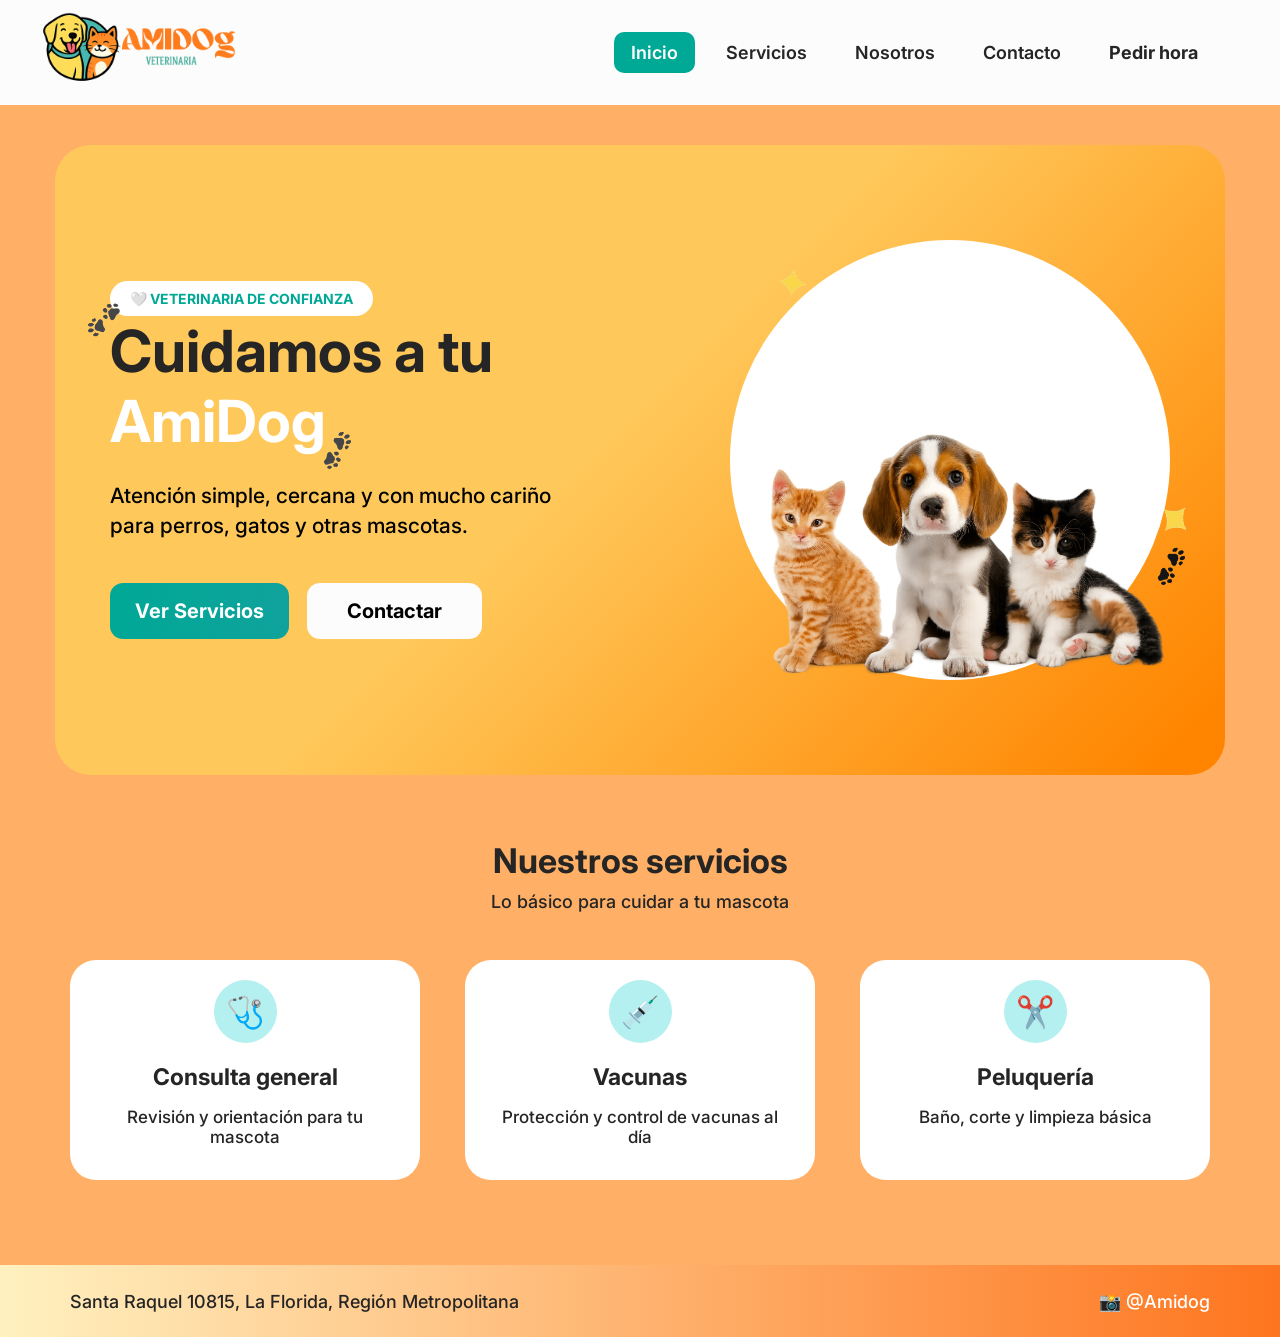
<file: index.html>
<!DOCTYPE html>
<html lang="es">
<head>
    <meta charset="UTF-8">
    <meta name="viewport" content="width=device-width, initial-scale=1.0">
    <title>Veterinaria AmiDog</title>
    <link rel="stylesheet" href="styles/main.css">
</head>
<body>

    <header class="navbar">
        <div class="logo">
            <img src="assets/img/LogoAmidog.png" alt="logo Amidog Veterinaria" class="logo-amidog">
        </div>
        <nav>
            <ul class="links-nav">
                <li><a href="#inicio" class="active">Inicio</a></li>
                <li><a href="#servicios">Servicios</a></li>
                <li><a href="pages/nosotros.html">Nosotros</a></li>
                <li><a href="#contacto">Contacto</a></li>
                <li><a href="#contacto" class="btn-pedir-hora">Pedir hora</a></li>
            </ul>
        </nav>
    </header>

    <main>
        <section class="seccion-principal" id="inicio">
            <div class="caja-naranja">

                <div class="info-banner">
                    <span class="etiqueta-veterinaria">🤍 VETERINARIA DE CONFIANZA</span>
                    <h1>
                        <img src="assets/img/patitas.png" alt="Patitas" class="patita-izq">
                        Cuidamos a tu <br>
                        <span class="highlight">AmiDog</span>
                        <img src="assets/img/patitas.png" alt="Patitas" class="patita-der">
                    </h1>
                    <p>Atención simple, cercana y con mucho cariño para perros, gatos y otras mascotas.</p>

                    <div class="botones-banner">
                        <a href="#servicios" class="btn btn-primary">Ver Servicios</a>
                        <a href="#contacto" class="btn btn-secondary">Contactar</a>
                    </div>
                </div>

                <div class="contenedor-mascotas-circulo">
                    <div class="circulo-blanco-fondo"></div>
                    <img src="assets/img/estrella.png" alt="Estrella" class="deco-img-estrella deco-img-estrella--arriba">
                    <img src="assets/img/estrella.png" alt="Estrella" class="deco-img-estrella deco-img-estrella--abajo">
                    <img src="assets/img/patitas.png" alt="Patitas Decorativas" class="deco-img-patitas">
                    <img src="assets/img/AnimalesPrincipales.png" alt="Mascotas Amidog" class="img-perro-gato">
                </div>

            </div>
        </section>

        <section class="seccion-servicios" id="servicios">
            <div class="contenedor-titulos">
                <h2>Nuestros servicios</h2>
                <p class="subtitulo">Lo básico para cuidar a tu mascota</p>
            </div>

            <div class="bloque-tarjetas">
                <article class="tarjeta-servicio">
                    <div class="icono-servicio">🩺</div>
                    <h3>Consulta general</h3>
                    <p>Revisión y orientación para tu mascota</p>
                </article>

                <article class="tarjeta-servicio">
                    <div class="icono-servicio">💉</div>
                    <h3>Vacunas</h3>
                    <p>Protección y control de vacunas al día</p>
                </article>

                <article class="tarjeta-servicio">
                    <div class="icono-servicio">✂️</div>
                    <h3>Peluquería</h3>
                    <p>Baño, corte y limpieza básica</p>
                </article>
            </div>
        </section>
    </main>

    <footer class="footer" id="contacto">
        <p class="direccion">Santa Raquel 10815, La Florida, Región Metropolitana</p>
        <div class="redes-sociales">
            <span>📸 @Amidog</span>
        </div>
    </footer>

</body>
</html>
</file>
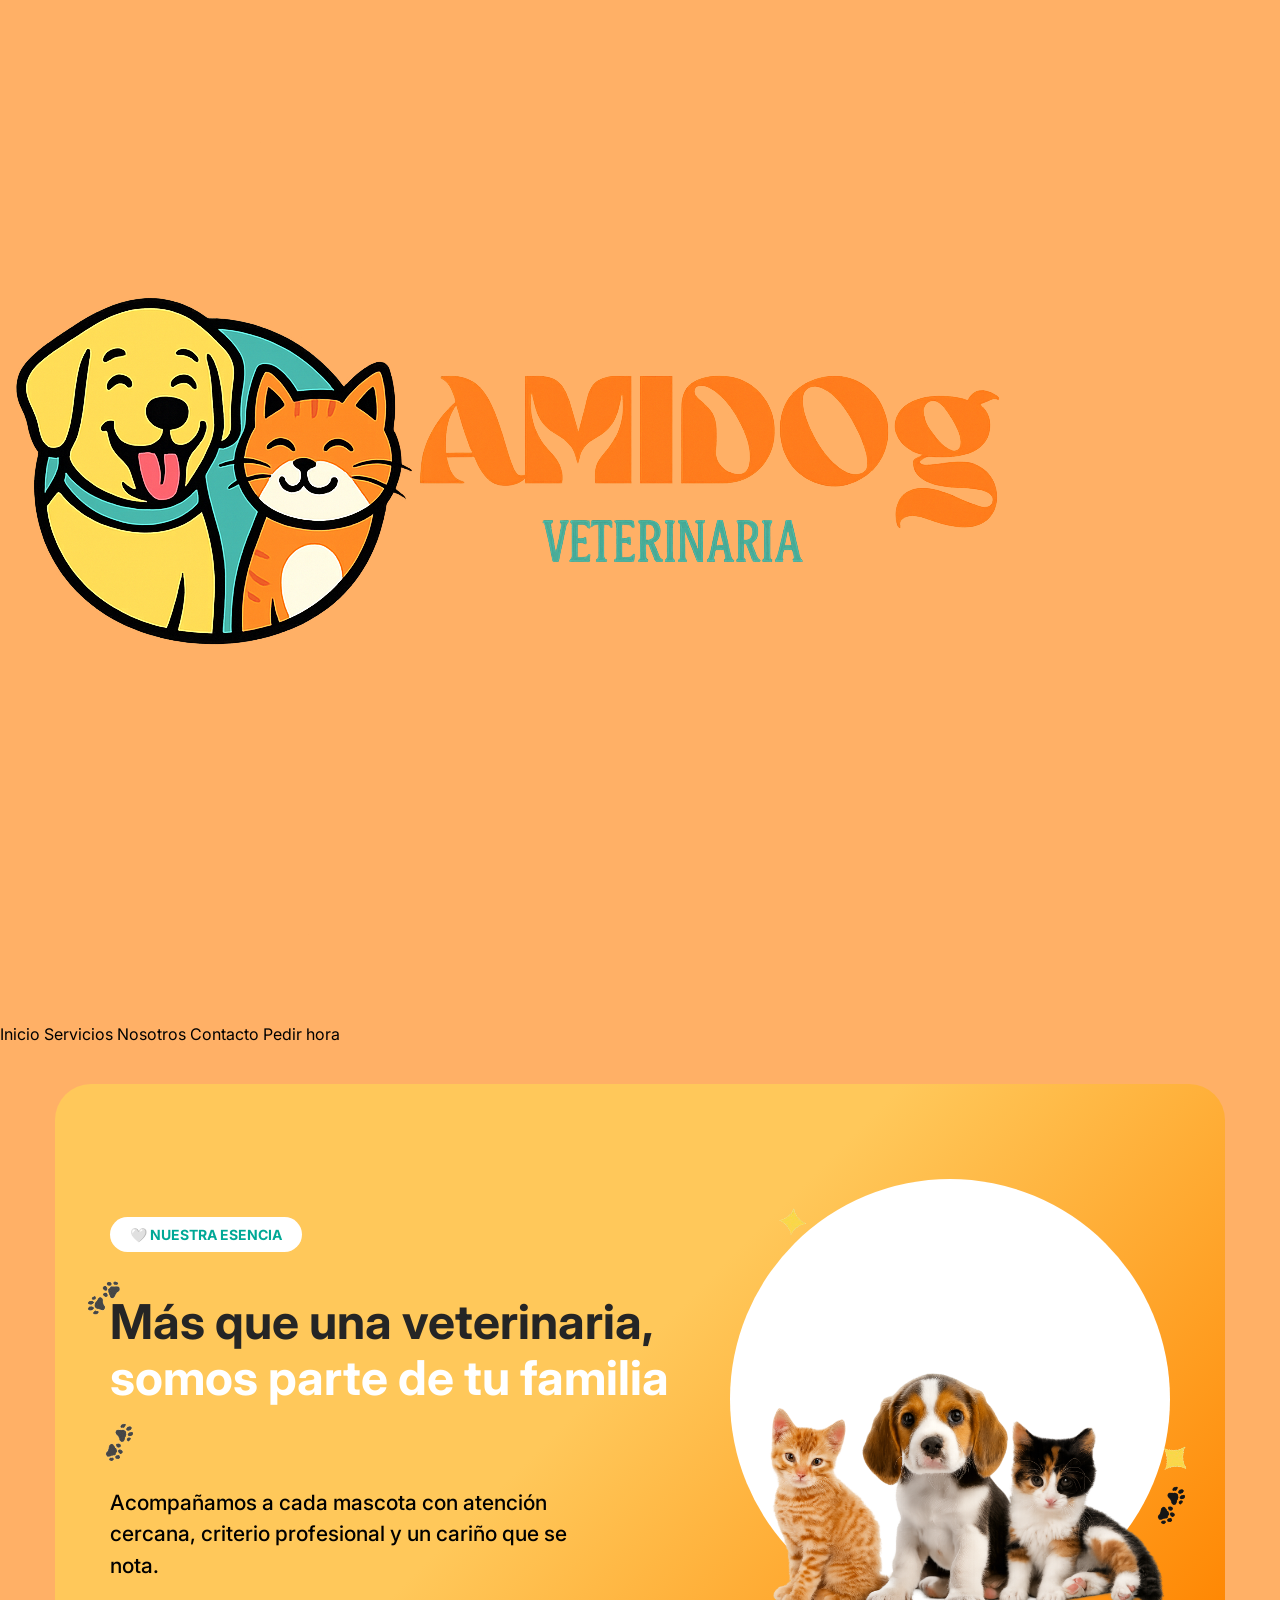
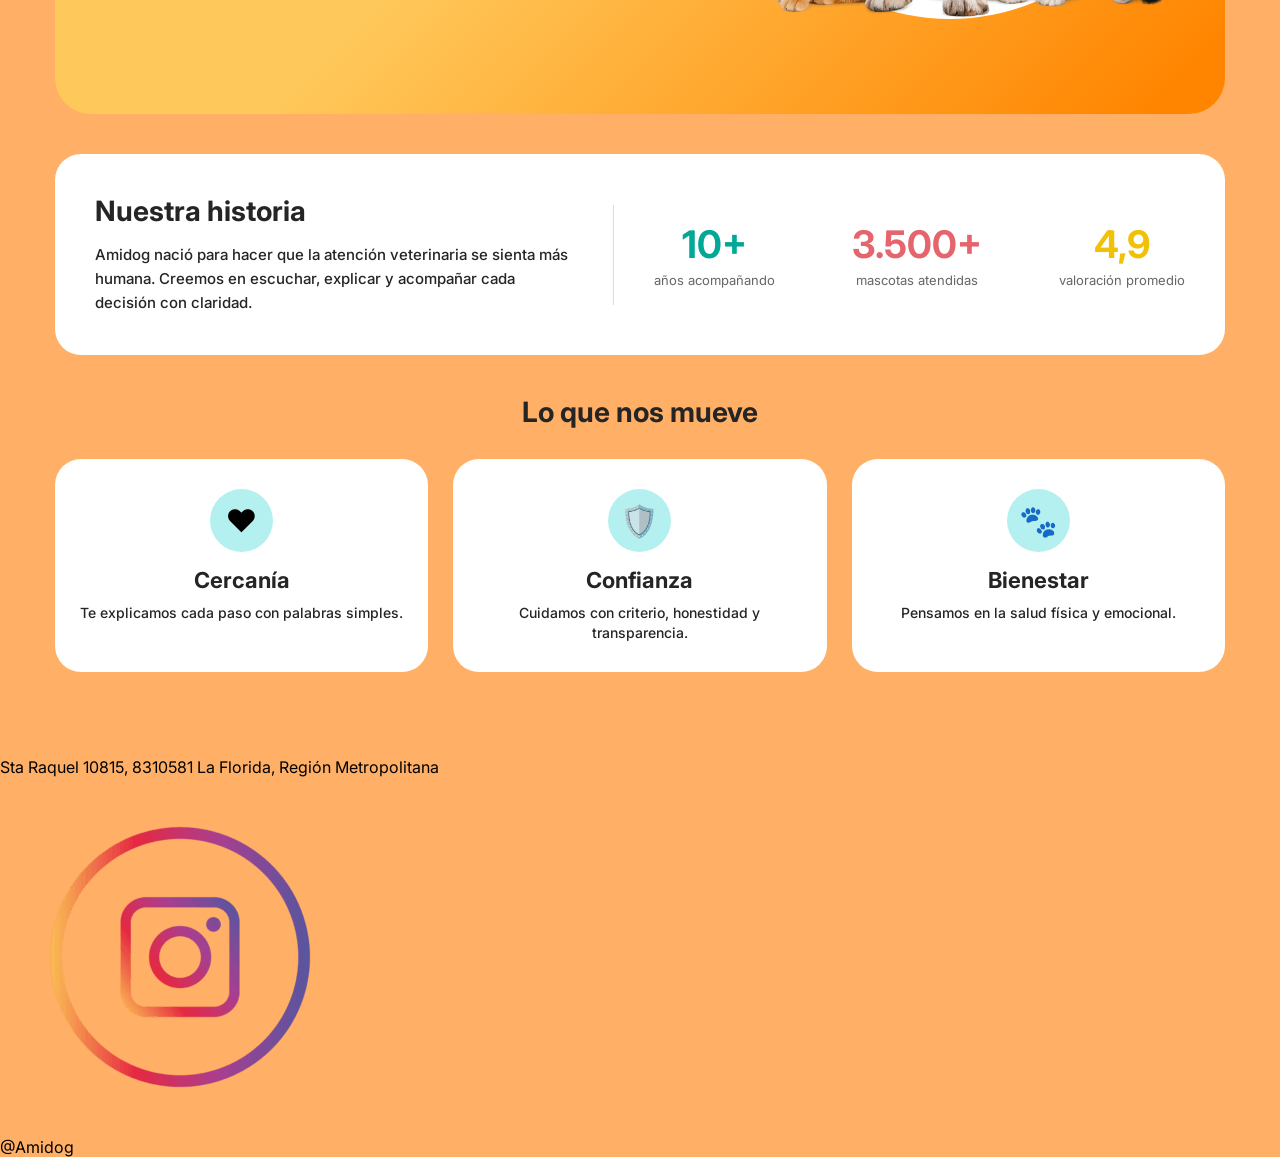
<file: nosotros.html>
<!DOCTYPE html>
<html lang="es">
<head>
  <meta charset="UTF-8">
  <meta name="viewport" content="width=device-width, initial-scale=1.0">
  <title>Amidog - Nuestra Esencia</title>
  <link rel="stylesheet" href="styles/main.css">
</head>
<body>

  <header class="site-header">
    <a href="index.html" class="logo">
      <img src="assets/img/LogoAmidog.png" alt="Amidog Veterinaria" class="logo-img">
    </a>
    <nav class="main-nav">
      <a href="index.html">Inicio</a>
      <a href="servicios.html">Servicios</a>
      <a href="nosotros.html" class="active">Nosotros</a>
      <a href="contacto.html">Contacto</a>
      <a href="reservar.html">Pedir hora</a>
    </nav>
  </header>

  <section class="nosotros-section">
    <div class="nosotros-wrapper">

      <div class="hero-banner">
        <div class="hero-text">
          <span class="badge">🤍 NUESTRA ESENCIA</span>
          <h2>
            <img src="assets/img/patitas.png" alt="Patitas" class="patita-izq">
            Más que una veterinaria, <br>
            <strong>somos parte de tu familia<img src="assets/img/patitas.png" alt="Patitas" class="patita-der"></strong>
          </h2>
          <p>Acompañamos a cada mascota con atención cercana, criterio profesional y un cariño que se nota.</p>
        </div>
        <div class="hero-image-container">
          <div class="white-circle-bg"></div>
          <img src="assets/img/AnimalesPrincipales.png" alt="Mascotas Amidog" class="hero-circle-img">
          <img src="assets/img/estrella.png" alt="Estrella" class="deco-img-estrella deco-img-estrella--arriba">
          <img src="assets/img/estrella.png" alt="Estrella" class="deco-img-estrella deco-img-estrella--abajo">
          <img src="assets/img/patitas.png" alt="Patitas Decorativas" class="deco-img-patitas">
        </div>
      </div>

      <div class="history-card">
        <div class="history-info">
          <h3>Nuestra historia</h3>
          <p>Amidog nació para hacer que la atención veterinaria se sienta más humana. Creemos en escuchar, explicar y acompañar cada decisión con claridad.</p>
        </div>
        <div class="vertical-divider"></div>
        <div class="stats-grid">
          <div class="stat-box">
            <span class="number cyan-text">10+</span>
            <span class="label">años acompañando</span>
          </div>
          <div class="stat-box">
            <span class="number pink-text">3.500+</span>
            <span class="label">mascotas atendidas</span>
          </div>
          <div class="stat-box">
            <span class="number yellow-text">4,9</span>
            <span class="label">valoración promedio</span>
          </div>
        </div>
      </div>

      <div class="values-block">
        <h3 class="values-title">Lo que nos mueve</h3>
        <div class="values-cards-container">
          <div class="value-card">
            <div class="icon-holder">❤️</div>
            <h4>Cercanía</h4>
            <p>Te explicamos cada paso con palabras simples.</p>
          </div>
          <div class="value-card">
            <div class="icon-holder">🛡️</div>
            <h4>Confianza</h4>
            <p>Cuidamos con criterio, honestidad y transparencia.</p>
          </div>
          <div class="value-card">
            <div class="icon-holder">🐾</div>
            <h4>Bienestar</h4>
            <p>Pensamos en la salud física y emocional.</p>
          </div>
        </div>
      </div>

    </div>
  </section>

  <footer class="site-footer">
    <div class="container footer-content">
      <p class="footer-address">Sta Raquel 10815, 8310581 La Florida, Región Metropolitana</p>
      <div class="footer-social">
        <img src="assets/img/LogoInstagram.png" alt="Instagram" class="social-icon">
        <span>@Amidog</span>
      </div>
    </div>
  </footer>

</body>
</html>
</file>
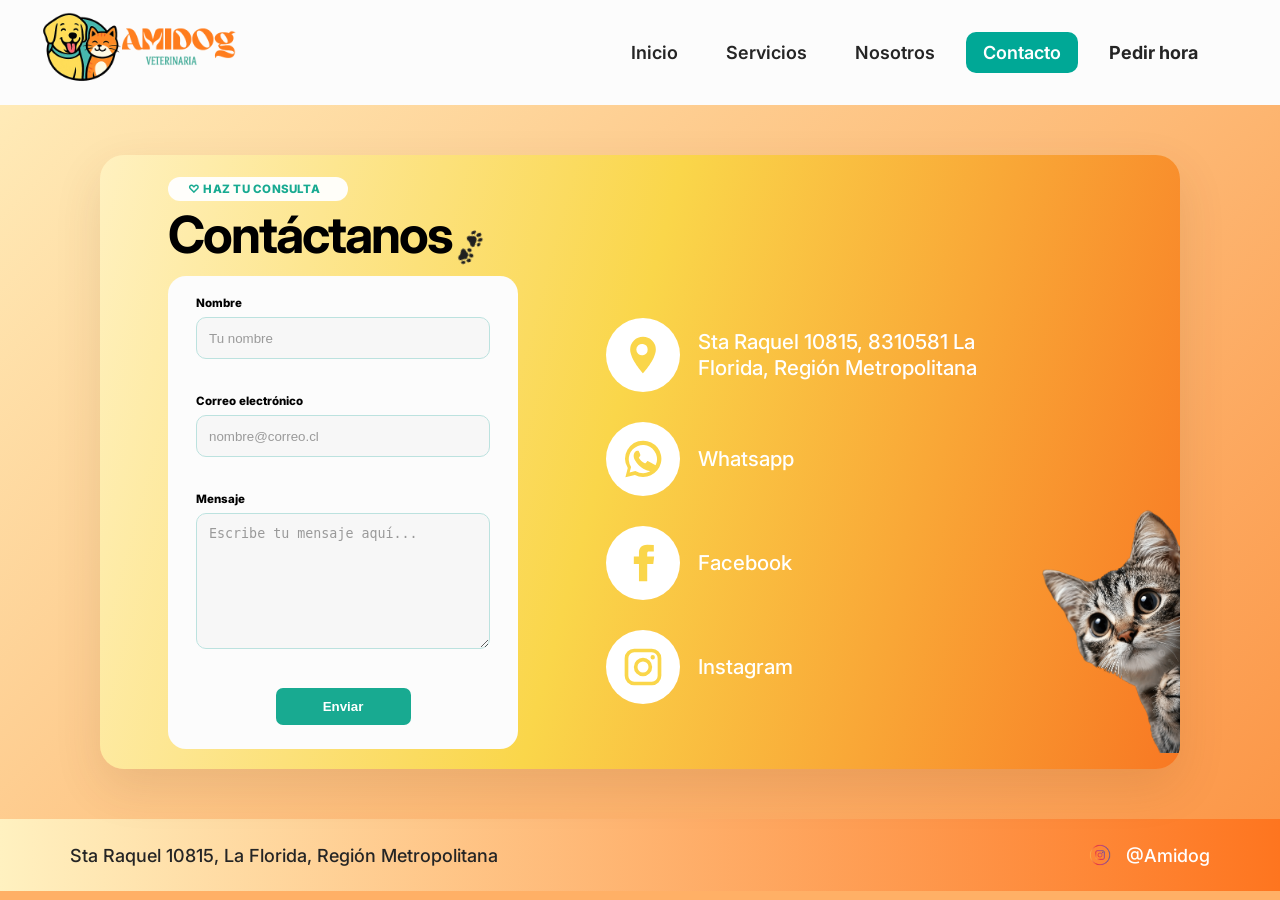
<file: pages/contacto.html>
<!DOCTYPE html>
<html lang="es">
<head>
  <meta charset="UTF-8">
  <meta name="viewport" content="width=device-width, initial-scale=1.0">
  <meta name="description" content="Contacto de AmiDog Veterinaria en La Florida, Región Metropolitana.">
  <title>Contacto | AmiDog Veterinaria</title>
  <link rel="stylesheet" href="../styles/main.css">
  <script src="../js/contacto.js" defer></script>
</head>
<body>
  <header class="navbar">
    <div class="logo">
      <a href="../index.html">
        <img src="../assets/img/LogoAmidog.png" alt="logo Amidog Veterinaria" class="logo-amidog">
      </a>
    </div>
    <nav>
      <ul class="links-nav">
        <li><a href="../index.html">Inicio</a></li>
        <li><a href="../index.html#servicios">Servicios</a></li>
        <li><a href="nosotros.html">Nosotros</a></li>
        <li><a href="contacto.html" class="active">Contacto</a></li>
        <li><a href="../index.html#contacto" class="btn-pedir-hora">Pedir hora</a></li>
      </ul>
    </nav>
  </header>

  <main class="contact-page">
      <section class="contact-hero" aria-labelledby="contact-title">
        <p class="contact-hero__tag">♡ Haz tu consulta</p>
        <h1 class="contact-hero__title" id="contact-title">Contáctanos <img src="../assets/img/patitas.png" alt="" class="patita-contacto-title" aria-hidden="true"></h1>

        <div class="contact-hero__layout">
          <form class="contact-form" id="contact-form" novalidate>
            <div class="contact-form__group">
              <label for="nombre">Nombre</label>
              <input id="nombre" name="nombre" type="text" autocomplete="name" placeholder="Tu nombre" required minlength="2">
              <p class="contact-form__error" id="nombre-error" aria-live="polite"></p>
            </div>

            <div class="contact-form__group">
              <label for="correo">Correo electrónico</label>
              <input id="correo" name="correo" type="email" autocomplete="email" placeholder="nombre@correo.cl" required>
              <p class="contact-form__error" id="correo-error" aria-live="polite"></p>
            </div>

            <div class="contact-form__group">
              <label for="mensaje">Mensaje</label>
              <textarea id="mensaje" name="mensaje" placeholder="Escribe tu mensaje aquí..." required minlength="10"></textarea>
              <p class="contact-form__error" id="mensaje-error" aria-live="polite"></p>
            </div>

            <button class="contact-form__button" type="submit">Enviar</button>
          </form>

          <div class="contact-list" aria-label="Datos de contacto">
            <a class="contact-list__item" href="https://www.google.com/maps/search/?api=1&query=Sta+Raquel+10815+La+Florida+Chile" target="_blank" rel="noopener noreferrer">
              <span class="contact-list__icon" aria-hidden="true">
                <svg viewBox="0 0 24 24"><path d="M12 2a7 7 0 0 0-7 7c0 5.4 7 13 7 13s7-7.6 7-13a7 7 0 0 0-7-7Zm0 10.1A3.1 3.1 0 1 1 12 6a3.1 3.1 0 0 1 0 6.1Z"/></svg>
              </span>
              <span class="contact-list__text">Sta Raquel 10815, 8310581 La Florida, Región Metropolitana</span>
            </a>

            <a class="contact-list__item" href="https://wa.me/?text=Hola%20AmiDog%2C%20quiero%20hacer%20una%20consulta." target="_blank" rel="noopener noreferrer">
              <span class="contact-list__icon" aria-hidden="true">
                <svg viewBox="0 0 24 24"><path d="M12.1 2a9.8 9.8 0 0 0-8.4 14.9L2.4 22l5.2-1.3A9.9 9.9 0 1 0 12.1 2Zm0 17.8a7.8 7.8 0 0 1-4-1.1l-.3-.2-3.1.8.8-3-.2-.3a7.7 7.7 0 1 1 6.8 3.8Zm4.3-5.8c-.2-.1-1.4-.7-1.6-.8-.2-.1-.4-.1-.6.1l-.7.9c-.2.2-.3.2-.5.1a6.4 6.4 0 0 1-1.9-1.2 7 7 0 0 1-1.3-1.6c-.1-.2 0-.4.1-.5l.4-.5.2-.4c.1-.2 0-.4 0-.5l-.7-1.7c-.2-.4-.4-.4-.6-.4h-.5c-.2 0-.5.1-.8.4-.3.3-1 1-1 2.4s1 2.8 1.2 3c.1.2 2.1 3.3 5.2 4.5.7.3 1.3.5 1.7.6.7.2 1.4.2 1.9.1.6-.1 1.8-.7 2-1.4.3-.7.3-1.3.2-1.4-.1-.2-.3-.3-.5-.4Z"/></svg>
              </span>
              <span>Whatsapp</span>
            </a>

            <a class="contact-list__item" href="https://www.facebook.com/search/top?q=amidog" target="_blank" rel="noopener noreferrer">
              <span class="contact-list__icon" aria-hidden="true">
                <svg viewBox="0 0 24 24"><path d="M14.3 8.5V6.7c0-.8.5-1 1-1h2.6V2.2L14.3 2c-3.5 0-4.5 2.2-4.5 4.4v2.1H7v4h2.8V22h4.5v-9.5h3.3l.5-4h-3.8Z"/></svg>
              </span>
              <span>Facebook</span>
            </a>

            <a class="contact-list__item" href="https://www.instagram.com/amidog/" target="_blank" rel="noopener noreferrer">
              <span class="contact-list__icon" aria-hidden="true">
                <svg viewBox="0 0 24 24"><path d="M7.2 2h9.6A5.2 5.2 0 0 1 22 7.2v9.6a5.2 5.2 0 0 1-5.2 5.2H7.2A5.2 5.2 0 0 1 2 16.8V7.2A5.2 5.2 0 0 1 7.2 2Zm0 2A3.2 3.2 0 0 0 4 7.2v9.6A3.2 3.2 0 0 0 7.2 20h9.6a3.2 3.2 0 0 0 3.2-3.2V7.2A3.2 3.2 0 0 0 16.8 4H7.2Zm10.1 1.5a1.2 1.2 0 1 1 0 2.4 1.2 1.2 0 0 1 0-2.4ZM12 7a5 5 0 1 1 0 10 5 5 0 0 1 0-10Zm0 2a3 3 0 1 0 0 6 3 3 0 0 0 0-6Z"/></svg>
              </span>
              <span>Instagram</span>
            </a>
          </div>
        </div>

        <span class="decor-star decor-star--top" aria-hidden="true"></span>
        <span class="decor-star decor-star--bottom" aria-hidden="true"></span>
        <img class="contact-cat" src="../assets/img/GatitoAsomado.png" alt="Gato asomándose desde el costado derecho">
      </section>
    </main>

    <footer class="footer" id="contacto">
      <p class="direccion">Sta Raquel 10815, La Florida, Región Metropolitana</p>
      <div class="redes-sociales">
        <img src="../assets/img/LogoInstagram.png" alt="Instagram">
        <span>@Amidog</span>
      </div>
    </footer>

  <div class="toast" id="toast" role="status" aria-live="polite"></div>
</body>
</html>
</file>
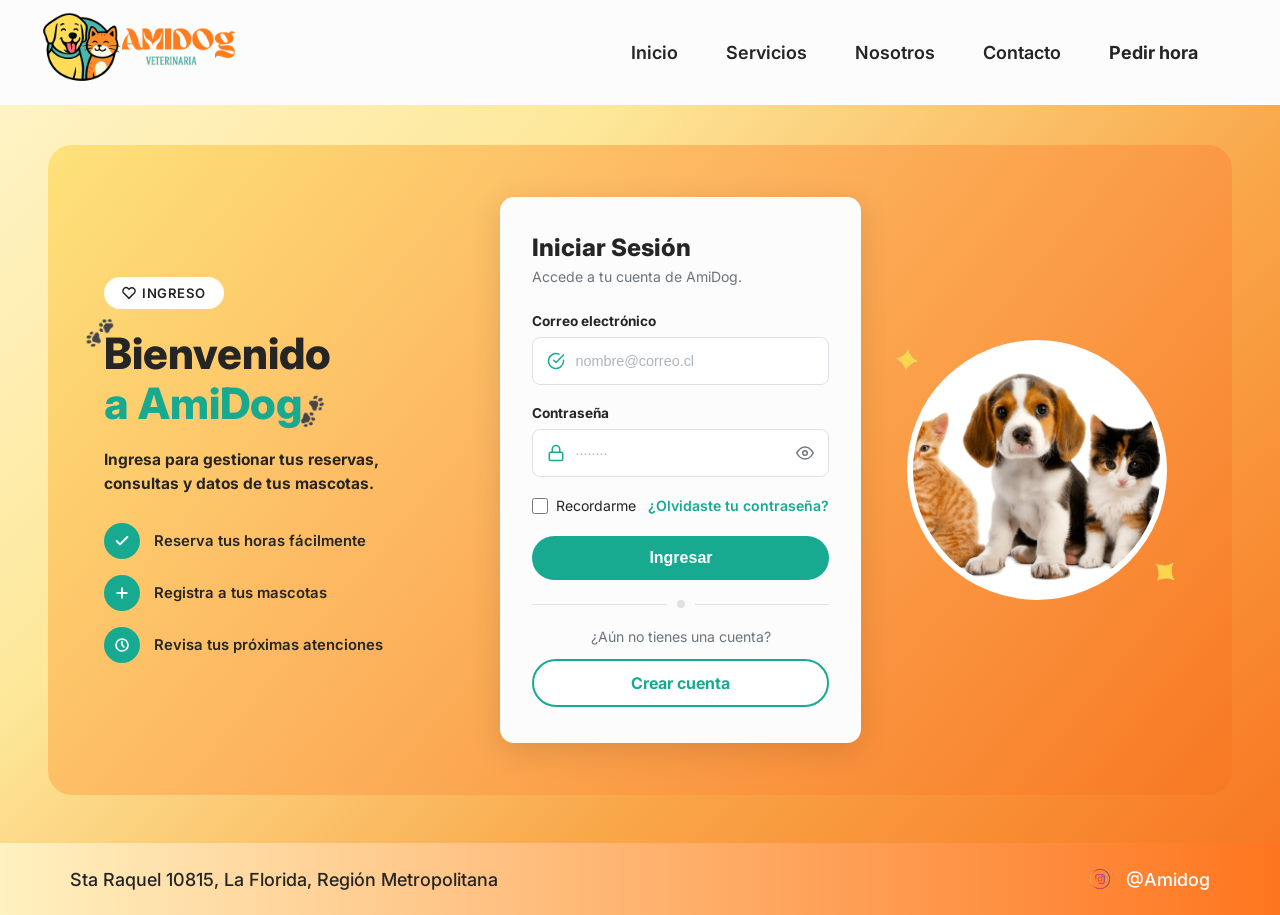
<file: pages/login.html>
<!DOCTYPE html>
<html lang="es">
<head>
  <meta charset="UTF-8" />
  <meta name="viewport" content="width=device-width, initial-scale=1.0" />
  <title>Iniciar Sesión – AmiDog Veterinaria</title>
  <link rel="preconnect" href="https://fonts.googleapis.com" />
  <link rel="preconnect" href="https://fonts.gstatic.com" crossorigin />
  <link href="https://fonts.googleapis.com/css2?family=Poppins:wght@400;500;600;700;800&display=swap" rel="stylesheet" />
  <link rel="stylesheet" href="../styles/main.css" />
</head>
<body>

  <header class="navbar">
    <div class="logo">
      <a href="../index.html">
        <img src="../assets/img/LogoAmidog.png" alt="logo Amidog Veterinaria" class="logo-amidog">
      </a>
    </div>
    <nav>
      <ul class="links-nav">
        <li><a href="../index.html">Inicio</a></li>
        <li><a href="../index.html#servicios">Servicios</a></li>
        <li><a href="nosotros.html">Nosotros</a></li>
        <li><a href="contacto.html">Contacto</a></li>
        <li><a href="../index.html#contacto" class="btn-pedir-hora">Pedir hora</a></li>
      </ul>
    </nav>
  </header>

  <main class="login-page">
    <div class="login-page__panel">



      <!-- ── Col 1: Welcome content ── -->
      <div class="login-page__content">

        <div class="welcome__badge">
          <!-- heart icon -->
          <svg width="14" height="14" viewBox="0 0 24 24" fill="none" stroke="currentColor" stroke-width="2.5" stroke-linecap="round" stroke-linejoin="round" aria-hidden="true"><path d="M20.84 4.61a5.5 5.5 0 0 0-7.78 0L12 5.67l-1.06-1.06a5.5 5.5 0 0 0-7.78 7.78l1.06 1.06L12 21.23l7.78-7.78 1.06-1.06a5.5 5.5 0 0 0 0-7.78z"/></svg>
          INGRESO
        </div>

        <h1 class="welcome__heading">
          <img src="../assets/img/patitas.png" alt="" class="patita-izq" aria-hidden="true">
          Bienvenido<br />
          <span class="highlight">a AmiDog<img src="../assets/img/patitas.png" alt="" class="patita-der" aria-hidden="true"></span>
        </h1>

        <p class="welcome__description">
          Ingresa para gestionar tus reservas,<br />
          consultas y datos de tus mascotas.
        </p>

        <ul class="welcome__features">
          <li class="feature-item">
            <span class="feature-item__icon" aria-hidden="true">
              <!-- checkmark -->
              <svg width="16" height="16" viewBox="0 0 24 24" fill="none" stroke="currentColor" stroke-width="3" stroke-linecap="round" stroke-linejoin="round"><polyline points="20 6 9 17 4 12"/></svg>
            </span>
            Reserva tus horas fácilmente
          </li>
          <li class="feature-item">
            <span class="feature-item__icon" aria-hidden="true">
              <!-- plus -->
              <svg width="16" height="16" viewBox="0 0 24 24" fill="none" stroke="currentColor" stroke-width="3" stroke-linecap="round" stroke-linejoin="round"><line x1="12" y1="5" x2="12" y2="19"/><line x1="5" y1="12" x2="19" y2="12"/></svg>
            </span>
            Registra a tus mascotas
          </li>
          <li class="feature-item">
            <span class="feature-item__icon" aria-hidden="true">
              <!-- calendar / clock outline -->
              <svg width="16" height="16" viewBox="0 0 24 24" fill="none" stroke="currentColor" stroke-width="2.5" stroke-linecap="round" stroke-linejoin="round"><circle cx="12" cy="12" r="9"/><polyline points="12 7 12 12 15 15"/></svg>
            </span>
            Revisa tus próximas atenciones
          </li>
        </ul>
      </div>

      <!-- ── Col 2: Login card ── -->
      <div class="login-page__form-card">
        <div class="login-card">
          <h2 class="login-card__title">Iniciar Sesión</h2>
          <p class="login-card__subtitle">Accede a tu cuenta de AmiDog.</p>

          <form action="#" method="POST" novalidate>

            <!-- Email -->
            <div class="form-group">
              <label class="form-group__label" for="email">Correo electrónico</label>
              <div class="input-wrapper">
                <!-- circle-check icon -->
                <svg class="input-wrapper__icon" viewBox="0 0 24 24" fill="none" stroke="currentColor" stroke-width="2" stroke-linecap="round" stroke-linejoin="round" aria-hidden="true"><path d="M22 11.08V12a10 10 0 1 1-5.93-9.14"/><polyline points="22 4 12 14.01 9 11.01"/></svg>
                <input
                  type="email"
                  id="email"
                  name="email"
                  placeholder="nombre@correo.cl"
                  autocomplete="email"
                  required
                />
              </div>
            </div>

            <!-- Password -->
            <div class="form-group">
              <label class="form-group__label" for="password">Contraseña</label>
              <div class="input-wrapper">
                <!-- lock icon -->
                <svg class="input-wrapper__icon" viewBox="0 0 24 24" fill="none" stroke="currentColor" stroke-width="2" stroke-linecap="round" stroke-linejoin="round" aria-hidden="true"><rect x="3" y="11" width="18" height="11" rx="2" ry="2"/><path d="M7 11V7a5 5 0 0 1 10 0v4"/></svg>
                <input
                  type="password"
                  id="password"
                  name="password"
                  placeholder="········"
                  autocomplete="current-password"
                  required
                />
                <button
                  type="button"
                  class="input-wrapper__icon--right"
                  id="toggle-password"
                  aria-label="Mostrar contraseña"
                >
                  <!-- eye open -->
                  <svg class="icon-eye-open" width="18" height="18" viewBox="0 0 24 24" fill="none" stroke="currentColor" stroke-width="2" stroke-linecap="round" stroke-linejoin="round" aria-hidden="true"><path d="M1 12s4-8 11-8 11 8 11 8-4 8-11 8-11-8-11-8z"/><circle cx="12" cy="12" r="3"/></svg>
                  <!-- eye closed (hidden by default) -->
                  <svg class="icon-eye-closed" width="18" height="18" viewBox="0 0 24 24" fill="none" stroke="currentColor" stroke-width="2" stroke-linecap="round" stroke-linejoin="round" aria-hidden="true" style="display:none"><path d="M17.94 17.94A10.07 10.07 0 0 1 12 20c-7 0-11-8-11-8a18.45 18.45 0 0 1 5.06-5.94M9.9 4.24A9.12 9.12 0 0 1 12 4c7 0 11 8 11 8a18.5 18.5 0 0 1-2.16 3.19m-6.72-1.07a3 3 0 1 1-4.24-4.24"/><line x1="1" y1="1" x2="23" y2="23"/></svg>
                </button>
              </div>
            </div>

            <!-- Remember + Forgot -->
            <div class="form-row">
              <label class="checkbox-label">
                <input type="checkbox" name="remember" />
                Recordarme
              </label>
              <a href="#" class="forgot-link">¿Olvidaste tu contraseña?</a>
            </div>

            <!-- Submit -->
            <button type="submit" class="btn-primary">Ingresar</button>

          </form>

          <!-- Divider -->
          <div class="divider" aria-hidden="true">
            <span class="divider__dot"></span>
          </div>

          <!-- Register -->
          <p class="form-footer-text">¿Aún no tienes una cuenta?</p>
          <a href="#" class="btn-secondary">Crear cuenta</a>

        </div>
      </div>

      <!-- ── Col 3: Animal visual ── -->
      <div class="login-page__visual">
        <div class="animal-visual">
          <div class="animal-visual__circle">
            <img src="../assets/img/AnimalesPrincipales.png" alt="Mascotas AmiDog – perro y gatos" />
          </div>
          <div class="animal-visual__ring"></div>
          <img src="../assets/img/estrella.png" alt="" class="animal-visual__star animal-visual__star--top-left" aria-hidden="true">
          <img src="../assets/img/estrella.png" alt="" class="animal-visual__star animal-visual__star--bottom-right" aria-hidden="true">
        </div>
      </div>

    </div><!-- /.login-page__panel -->
  </main>

  <footer class="footer" id="contacto">
    <p class="direccion">Sta Raquel 10815, La Florida, Región Metropolitana</p>
    <div class="redes-sociales">
      <img src="../assets/img/LogoInstagram.png" alt="Instagram">
      <span>@Amidog</span>
    </div>
  </footer>

  <script src="../js/login.js"></script>
</body>
</html>
</file>
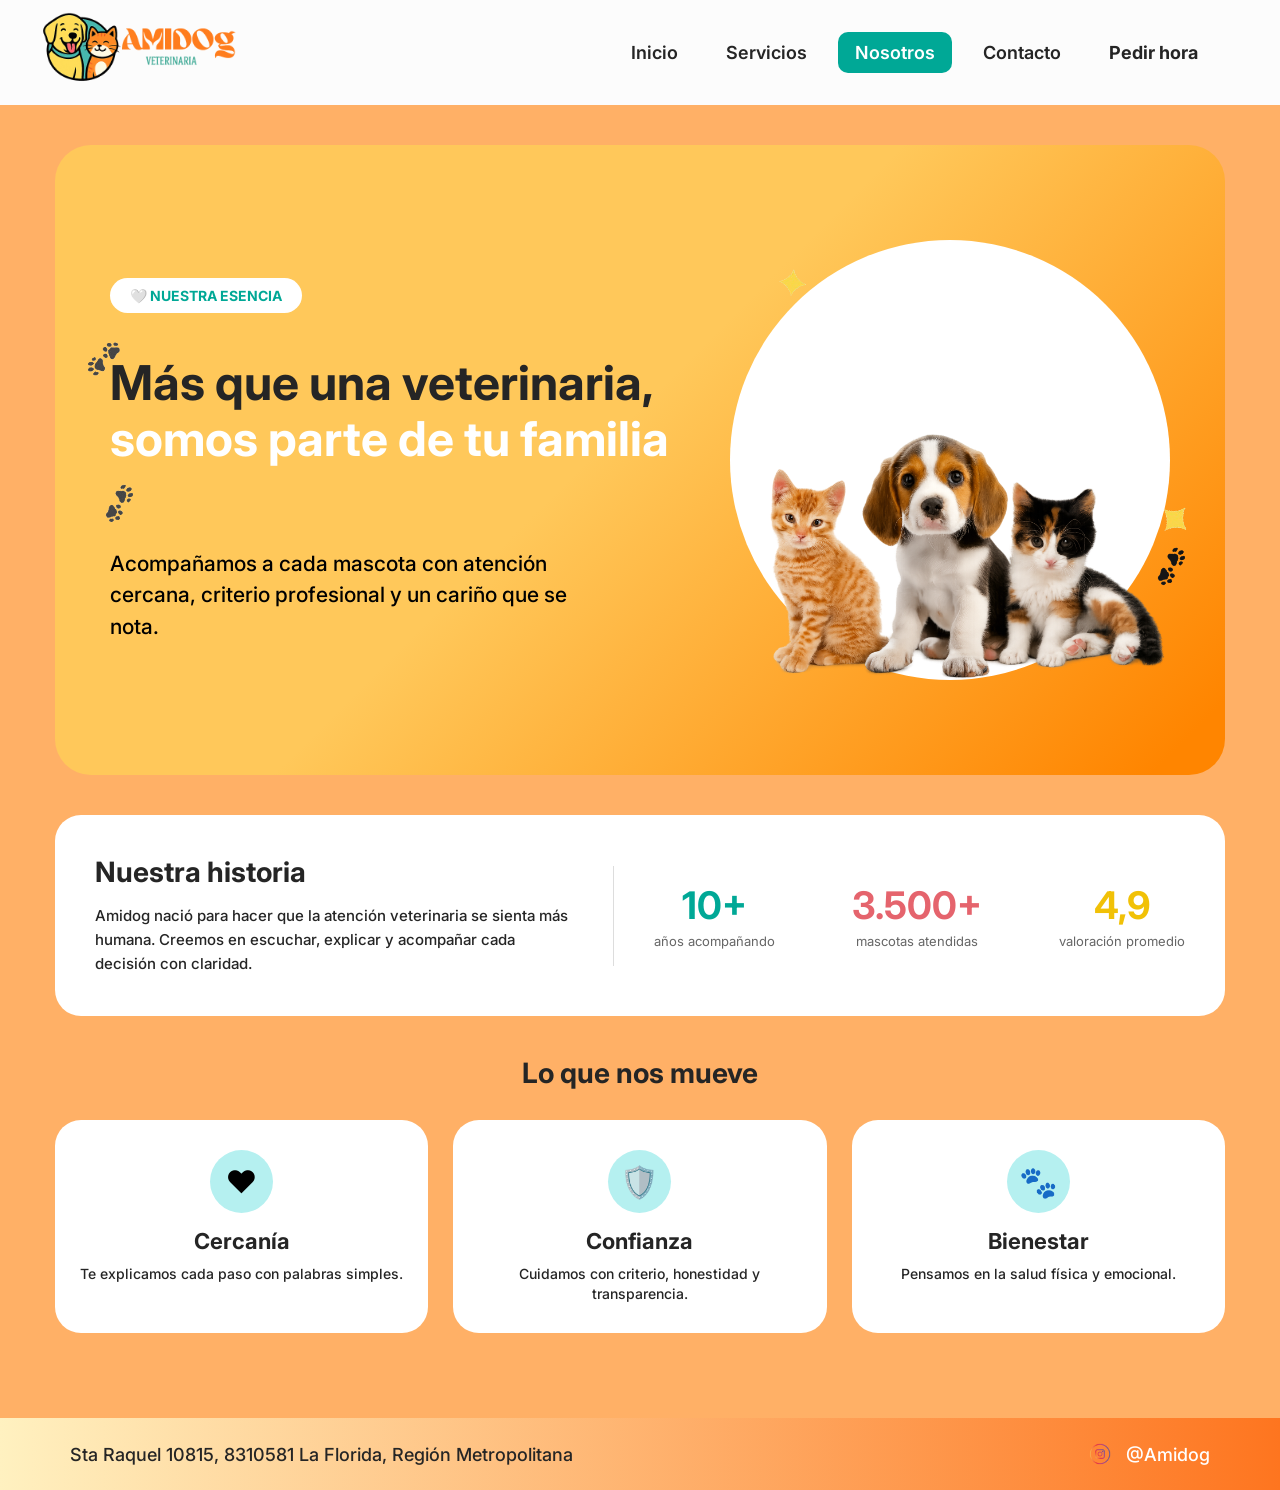
<file: pages/nosotros.html>
<!DOCTYPE html>
<html lang="es">
<head>
  <meta charset="UTF-8">
  <meta name="viewport" content="width=device-width, initial-scale=1.0">
  <title>Amidog - Nuestra Esencia</title>
  <link rel="stylesheet" href="../styles/main.css">
</head>
<body>

  <header class="navbar">
    <a href="../index.html" class="logo">
      <img src="../assets/img/LogoAmidog.png" alt="Amidog Veterinaria" class="logo-amidog">
    </a>

    <nav>
      <div class="links-nav">
        <a href="../index.html">Inicio</a>
        <a href="../index.html#servicios">Servicios</a>
        <a href="nosotros.html" class="active">Nosotros</a>
        <a href="../index.html#contacto">Contacto</a>
        <a href="../index.html#contacto" class="btn-pedir-hora">Pedir hora</a>
      </div>
    </nav>
  </header>

  <section class="nosotros-section">
    <div class="nosotros-wrapper">

      <div class="hero-banner">
        <div class="hero-text">
          <span class="badge">🤍 NUESTRA ESENCIA</span>
          <h2>
            <img src="../assets/img/patitas.png" alt="Patitas" class="patita-izq">
            Más que una veterinaria, <br>
            <strong>somos parte de tu familia<img src="../assets/img/patitas.png" alt="Patitas" class="patita-der"></strong>
          </h2>
          <p>Acompañamos a cada mascota con atención cercana, criterio profesional y un cariño que se nota.</p>
        </div>

        <div class="hero-image-container">
          <div class="white-circle-bg"></div>
          <img src="../assets/img/AnimalesPrincipales.png" alt="Mascotas Amidog" class="hero-circle-img">
          <img src="../assets/img/estrella.png" alt="Estrella" class="deco-img-estrella deco-img-estrella--arriba">
          <img src="../assets/img/estrella.png" alt="Estrella" class="deco-img-estrella deco-img-estrella--abajo">
          <img src="../assets/img/patitas.png" alt="Patitas Decorativas" class="deco-img-patitas">
        </div>
      </div>

      <div class="history-card">
        <div class="history-info">
          <h3>Nuestra historia</h3>
          <p>Amidog nació para hacer que la atención veterinaria se sienta más humana. Creemos en escuchar, explicar y acompañar cada decisión con claridad.</p>
        </div>

        <div class="vertical-divider"></div>

        <div class="stats-grid">
          <div class="stat-box">
            <span class="number cyan-text">10+</span>
            <span class="label">años acompañando</span>
          </div>

          <div class="stat-box">
            <span class="number pink-text">3.500+</span>
            <span class="label">mascotas atendidas</span>
          </div>

          <div class="stat-box">
            <span class="number yellow-text">4,9</span>
            <span class="label">valoración promedio</span>
          </div>
        </div>
      </div>

      <div class="values-block">
        <h3 class="values-title">Lo que nos mueve</h3>

        <div class="values-cards-container">
          <div class="value-card">
            <div class="icon-holder">❤️</div>
            <h4>Cercanía</h4>
            <p>Te explicamos cada paso con palabras simples.</p>
          </div>

          <div class="value-card">
            <div class="icon-holder">🛡️</div>
            <h4>Confianza</h4>
            <p>Cuidamos con criterio, honestidad y transparencia.</p>
          </div>

          <div class="value-card">
            <div class="icon-holder">🐾</div>
            <h4>Bienestar</h4>
            <p>Pensamos en la salud física y emocional.</p>
          </div>
        </div>
      </div>

    </div>
  </section>

  <footer class="footer">
    <p class="direccion">
      Sta Raquel 10815, 8310581 La Florida, Región Metropolitana
    </p>

    <div class="redes-sociales">
      <img src="../assets/img/LogoInstagram.png" alt="Instagram">
      <span>@Amidog</span>
    </div>
  </footer>

</body>
</html>
</file>
<file: styles/main.css>
@charset "UTF-8";
@import url("https://fonts.googleapis.com/css2?family=Inter:wght@400;500;600;700&display=swap");
/* =======================================================
   Colores
   ======================================================= */
/* -------------------------------------------------------
   Agregados: colores usados en la vista de Inicio
   NOTA: $teal-color (#00a896) es distinto de $accent-color
   (#18AA91). Se agrega aparte para no pisar el valor
   existente; conviene unificar cuando se pueda.
   ------------------------------------------------------- */
/* =======================================================
   Tipografía
   ======================================================= */
/* =======================================================
   Breakpoints
   ======================================================= */
/* ===============================================
   CONFIGURACIÓN GENERAL
================================================ */
/* Reset básico */
*,
*::before,
*::after {
  margin: 0;
  padding: 0;
  box-sizing: border-box;
}

html {
  scroll-behavior: smooth;
}

body {
  min-width: 320px;
  font-family: "Inter", sans-serif;
}

/* Element defaults */
img {
  max-width: 100%;
  display: block;
}

a {
  text-decoration: none;
  color: inherit;
}

ul {
  list-style: none;
}

body {
  background: #ffb066;
}

/* ===============================================
   1. BARRA DE NAVEGACIÓN
================================================ */
.navbar {
  position: relative;
  z-index: 20;
  width: 100%;
  height: 105px;
  display: flex;
  align-items: center;
  justify-content: space-between;
  padding: 0 65px 0 40px;
  background: #fcfcfc;
}
.navbar .logo {
  position: absolute;
  top: -45px;
  left: 40px;
}
.navbar .logo .logo-amidog {
  height: 200px;
  width: auto;
  object-fit: contain;
}
.navbar nav {
  margin-left: auto;
}
.navbar .links-nav {
  display: flex;
  align-items: center;
  gap: 14px;
  list-style: none;
}
.navbar .links-nav a {
  text-decoration: none;
  color: #252525;
  font-size: 18px;
  font-weight: 600;
  padding: 10px 17px;
  border-radius: 10px;
  transition: all 0.2s ease;
}
.navbar .links-nav a:hover, .navbar .links-nav a.active {
  color: #ffffff;
  background: #00a896;
}
.navbar .links-nav .btn-pedir-hora {
  font-weight: 700;
}

/* ===============================================
   2. FOOTER
================================================ */
.footer {
  width: 100%;
  min-height: 72px;
  display: flex;
  align-items: center;
  justify-content: space-between;
  padding: 10px 70px;
  background: linear-gradient(90deg, #FFF1C0 0%, #fe751f 100%);
}
.footer .direccion {
  color: #252525;
  font-size: 18px;
  font-weight: 500;
}
.footer .redes-sociales {
  display: flex;
  align-items: center;
  gap: 12px;
  color: #ffffff;
  font-size: 18px;
  font-weight: 500;
}
.footer .redes-sociales img {
  width: 28px;
  height: 28px;
  object-fit: contain;
}

/* ===============================================
   RESPONSIVE
================================================ */
@media screen and (max-width: 1100px) {
  .navbar {
    padding: 0 30px;
  }
  .navbar .logo {
    left: 20px;
  }
  /* Kept from origin/main */
  .footer {
    padding: 10px 30px;
  }
}
@media screen and (max-width: 768px) {
  .navbar {
    height: 85px;
    padding: 0 20px;
  }
  .navbar .links-nav {
    display: none;
  }
  .footer {
    flex-direction: column;
    padding: 22px 20px;
    gap: 14px;
    text-align: center;
  }
}
/* ===============================================
   BOTONES (.btn, .btn-primary, .btn-secondary)
   NOTA: existía una definición duplicada y con
   estilos distintos en _layout.scss y en este
   archivo. Se dejó una sola versión (la que
   coincide con el diseño final del banner).
================================================ */
.btn {
  min-width: 175px;
  height: 56px;
  display: flex;
  align-items: center;
  justify-content: center;
  padding: 0 25px;
  border: none;
  border-radius: 13px;
  font-size: 20px;
  font-weight: 700;
  text-decoration: none;
  transition: all 0.2s ease;
}
.btn:hover {
  transform: translateY(-3px);
  box-shadow: 0 8px 20px rgba(37, 37, 37, 0.16);
}
.btn-primary {
  color: #ffffff;
  background: linear-gradient(90deg, #00a896 0%, #0fa29c 100%);
}
.btn-secondary {
  color: #000000;
  background: #fcfcfc;
}

/* ===============================================
   ETIQUETA / BADGE (.etiqueta-veterinaria)
   NOTA: mismo caso, había dos versiones distintas.
   Se conservó la que coincide con lo usado en el
   banner (fondo blanco + texto turquesa).
================================================ */
.etiqueta-veterinaria {
  display: inline-block;
  padding: 9px 20px;
  border-radius: 30px;
  color: #00a896;
  background: #ffffff;
  font-size: 14px;
  font-weight: 700;
}

/* ===============================================
   TARJETA DE SERVICIO (.tarjeta-servicio)
================================================ */
.tarjeta-servicio {
  min-height: 220px;
  padding: 20px 25px 30px;
  text-align: center;
  background: #ffffff;
  border-radius: 26px;
  transition: all 0.2s ease;
}
.tarjeta-servicio:hover {
  transform: translateY(-6px);
  box-shadow: 0 12px 25px rgba(37, 37, 37, 0.15);
}
.tarjeta-servicio .icono-servicio {
  width: 63px;
  height: 63px;
  display: flex;
  align-items: center;
  justify-content: center;
  margin: 0 auto;
  border-radius: 50%;
  background: #b5f0f0;
  font-size: 31px;
}
.tarjeta-servicio h3 {
  margin-top: 20px;
  color: #252525;
  font-size: 23px;
  font-weight: 700;
}
.tarjeta-servicio p {
  margin-top: 16px;
  color: #252525;
  font-size: 17px;
  font-weight: 500;
}

.text-center {
  text-align: center;
}

.text-left {
  text-align: left;
}

.text-right {
  text-align: right;
}

.mt-1 {
  margin-top: 8px;
}

.mt-2 {
  margin-top: 16px;
}

.mt-3 {
  margin-top: 24px;
}

.mt-4 {
  margin-top: 32px;
}

.mb-1 {
  margin-bottom: 8px;
}

.mb-2 {
  margin-bottom: 16px;
}

.mb-3 {
  margin-bottom: 24px;
}

.mb-4 {
  margin-bottom: 32px;
}

.nosotros-section {
  width: 100%;
  background: #ffb066;
  padding-top: 0;
  padding-bottom: 85px;
  font-family: "Inter", sans-serif;
  box-sizing: border-box;
}
.nosotros-section .nosotros-wrapper {
  display: flex;
  flex-direction: column;
  gap: 40px;
}
.nosotros-section .hero-banner {
  width: calc(100% - 110px);
  max-width: 1330px;
  margin: 40px auto 0;
  background: linear-gradient(135deg, #ffc85a 47.11%, #ff8500 95.88%);
  border-radius: 36px;
  padding: 95px 55px;
  display: flex;
  align-items: center;
  justify-content: space-between;
}
.nosotros-section .hero-banner .hero-text {
  max-width: 55%;
  color: #252525;
}
.nosotros-section .hero-banner .hero-text .badge {
  display: inline-block;
  margin-bottom: 22px;
  padding: 9px 20px;
  border-radius: 30px;
  color: #00a896;
  background: #ffffff;
  font-size: 14px;
  font-weight: 700;
}
.nosotros-section .hero-banner .hero-text h2 {
  font-size: 48px;
  margin-top: 20px;
  margin-bottom: 15px;
  font-weight: 700;
  line-height: 56px;
  position: relative;
}
.nosotros-section .hero-banner .hero-text h2 .patita-izq {
  position: absolute;
  width: 38px;
  height: auto;
  top: -15px;
  left: -25px;
  transform: rotate(-5deg);
}
.nosotros-section .hero-banner .hero-text h2 .patita-der {
  display: inline-block;
  vertical-align: middle;
  width: 38px;
  height: auto;
  margin-left: -10px;
  margin-bottom: -8px;
  transform: rotate(160deg);
}
.nosotros-section .hero-banner .hero-text h2 strong {
  color: #ffffff;
  font-weight: 700;
}
.nosotros-section .hero-banner .hero-text p {
  font-size: 21px;
  line-height: 1.5;
  color: #000000;
  font-weight: 500;
  max-width: 480px;
  margin-top: 25px;
}
.nosotros-section .hero-banner .hero-image-container {
  flex: 0 0 440px;
  position: relative;
  width: 440px;
  height: 440px;
  display: flex;
  align-items: flex-end;
  justify-content: center;
}
.nosotros-section .hero-banner .hero-image-container .white-circle-bg {
  position: absolute;
  width: 100%;
  height: 100%;
  background: #ffffff;
  border-radius: 50%;
  z-index: 1;
}
.nosotros-section .hero-banner .hero-image-container .hero-circle-img {
  position: relative;
  z-index: 2;
  width: 108%;
  height: auto;
  bottom: -15px;
  object-fit: contain;
}
.nosotros-section .hero-banner .hero-image-container .deco-img-estrella {
  position: absolute;
  width: 35px;
  height: auto;
  z-index: 3;
}
.nosotros-section .hero-banner .hero-image-container .deco-img-estrella--arriba {
  top: 25px;
  left: 45px;
  transform: rotate(-15deg);
}
.nosotros-section .hero-banner .hero-image-container .deco-img-estrella--abajo {
  bottom: 140px;
  right: -25px;
  width: 40px;
  transform: rotate(20deg);
}
.nosotros-section .hero-banner .hero-image-container .deco-img-patitas {
  position: absolute;
  bottom: 95px;
  right: -20px;
  width: 38px;
  height: auto;
  z-index: 3;
  transform: rotate(160deg);
  filter: brightness(0.3);
}
.nosotros-section .history-card {
  width: calc(100% - 110px);
  max-width: 1280px;
  margin: 0 auto;
  background-color: #ffffff;
  border-radius: 26px;
  padding: 40px;
  display: flex;
  align-items: center;
  transition: all 0.2s ease;
}
.nosotros-section .history-card:hover {
  transform: translateY(-6px);
  box-shadow: 0 12px 25px rgba(37, 37, 37, 0.15);
}
.nosotros-section .history-card .history-info {
  width: 45%;
}
.nosotros-section .history-card .history-info h3 {
  font-size: 28px;
  font-weight: 700;
  margin-bottom: 15px;
  color: #252525;
}
.nosotros-section .history-card .history-info p {
  color: #252525;
  line-height: 1.6;
  font-size: 15px;
  font-weight: 500;
}
.nosotros-section .history-card .vertical-divider {
  width: 2px;
  height: 100px;
  background-color: #ddd;
  margin: 0 40px;
}
.nosotros-section .history-card .stats-grid {
  width: 50%;
  display: flex;
  justify-content: space-between;
}
.nosotros-section .history-card .stats-grid .stat-box {
  text-align: center;
}
.nosotros-section .history-card .stats-grid .stat-box .number {
  font-size: 38px;
  font-weight: 700;
  display: block;
}
.nosotros-section .history-card .stats-grid .stat-box .label {
  font-size: 13px;
  color: #666;
  margin-top: 5px;
  display: block;
}
.nosotros-section .history-card .stats-grid .stat-box .cyan-text {
  color: #00a896;
}
.nosotros-section .history-card .stats-grid .stat-box .pink-text {
  color: #E5646D;
}
.nosotros-section .history-card .stats-grid .stat-box .yellow-text {
  color: #f1c107;
}
.nosotros-section .values-block {
  width: calc(100% - 110px);
  max-width: 1280px;
  margin: 0 auto;
  text-align: center;
}
.nosotros-section .values-block .values-title {
  font-size: 28px;
  font-weight: 700;
  color: #252525;
  margin-bottom: 30px;
}
.nosotros-section .values-block .values-cards-container {
  display: flex;
  justify-content: space-between;
  gap: 25px;
}
.nosotros-section .values-block .values-cards-container .value-card {
  background-color: #ffffff;
  border-radius: 26px;
  padding: 30px 20px;
  flex: 1;
  text-align: center;
  transition: all 0.2s ease;
}
.nosotros-section .values-block .values-cards-container .value-card:hover {
  transform: translateY(-6px);
  box-shadow: 0 12px 25px rgba(37, 37, 37, 0.15);
}
.nosotros-section .values-block .values-cards-container .value-card .icon-holder {
  width: 63px;
  height: 63px;
  display: flex;
  align-items: center;
  justify-content: center;
  margin: 0 auto 15px;
  border-radius: 50%;
  background: #b5f0f0;
  font-size: 31px;
}
.nosotros-section .values-block .values-cards-container .value-card h4 {
  font-size: 22px;
  font-weight: 700;
  margin-bottom: 10px;
  color: #252525;
}
.nosotros-section .values-block .values-cards-container .value-card p {
  color: #252525;
  font-size: 14px;
  line-height: 1.4;
  font-weight: 500;
}

/* ===============================================
   RESPONSIVE DESIGN (TABLET & CELULARES)
=============================================== */
@media screen and (max-width: 1100px) {
  .nosotros-section .hero-banner {
    width: calc(100% - 50px);
    padding: 70px 40px;
  }
  .nosotros-section .hero-banner .hero-text h2 {
    font-size: 48px;
    line-height: 56px;
  }
  .nosotros-section .hero-banner .hero-image-container {
    flex: 0 0 370px;
    width: 370px;
    height: 370px;
  }
}
@media screen and (max-width: 768px) {
  .nosotros-section .hero-banner {
    width: calc(100% - 30px);
    margin-top: 20px;
    flex-direction: column;
    padding: 35px 25px;
  }
  .nosotros-section .hero-banner .hero-text {
    max-width: 100%;
  }
  .nosotros-section .hero-banner .hero-text .badge {
    font-size: 12px;
  }
  .nosotros-section .hero-banner .hero-text h2 {
    font-size: 42px;
    line-height: 49px;
  }
  .nosotros-section .hero-banner .hero-text h2 .patita-izq {
    width: 28px;
    top: -10px;
    left: -18px;
  }
  .nosotros-section .hero-banner .hero-text h2 .patita-der {
    width: 28px;
  }
  .nosotros-section .hero-banner .hero-text p {
    font-size: 18px;
  }
  .nosotros-section .hero-banner .hero-image-container {
    flex: 0 0 auto;
    width: 100%;
    height: 270px;
    margin-top: 30px;
  }
  .nosotros-section .hero-banner .hero-image-container .white-circle-bg {
    width: 270px;
    height: 270px;
    left: 50%;
    transform: translateX(-50%);
  }
  .nosotros-section .hero-banner .hero-image-container .hero-circle-img {
    width: 75%;
  }
  .nosotros-section .hero-banner .hero-image-container .deco-img-estrella--arriba {
    top: 10px;
    left: 30px;
    width: 25px;
  }
  .nosotros-section .hero-banner .hero-image-container .deco-img-estrella--abajo {
    bottom: 90px;
    right: -15px;
    width: 30px;
  }
  .nosotros-section .hero-banner .hero-image-container .deco-img-patitas {
    bottom: 65px;
    right: -15px;
    width: 28px;
  }
  .nosotros-section .history-card {
    width: calc(100% - 30px);
    margin: 0 auto;
    flex-direction: column;
    padding: 30px 25px;
  }
  .nosotros-section .history-card .history-info {
    width: 100%;
    text-align: center;
  }
  .nosotros-section .history-card .history-info h3 {
    font-size: 24px;
  }
  .nosotros-section .history-card .history-info p {
    font-size: 14px;
  }
  .nosotros-section .history-card .vertical-divider {
    width: 100%;
    height: 2px;
    margin: 20px 0;
  }
  .nosotros-section .history-card .stats-grid {
    width: 100%;
    flex-wrap: wrap;
    justify-content: center;
    gap: 20px;
  }
  .nosotros-section .history-card .stats-grid .stat-box .number {
    font-size: 30px;
  }
  .nosotros-section .history-card .stats-grid .stat-box .label {
    font-size: 12px;
  }
  .nosotros-section .values-block {
    width: calc(100% - 30px);
    margin: 0 auto 30px;
  }
  .nosotros-section .values-block .values-title {
    font-size: 24px;
  }
  .nosotros-section .values-block .values-cards-container {
    flex-direction: column;
    gap: 15px;
  }
  .nosotros-section .values-block .values-cards-container .value-card {
    width: 100%;
    padding: 25px 20px;
  }
  .nosotros-section .values-block .values-cards-container .value-card h4 {
    font-size: 20px;
  }
}
/* ===============================================
   SECCIÓN PRINCIPAL (BANNER)
================================================ */
.seccion-principal {
  position: relative;
  width: calc(100% - 110px);
  max-width: 1330px;
  margin: 40px auto 0;
  overflow: hidden;
  /* Espaciado/tamaño de los botones dentro del banner.
     El componente visual (.btn) vive en _components.scss;
     esto solo define su disposición en este contexto. */
  /* Círculo con mascotas al frente del banner */
}
.seccion-principal .caja-naranja {
  background: linear-gradient(135deg, #ffc85a 47.11%, #ff8500 95.88%);
  border-radius: 36px;
  padding: 95px 55px;
  display: flex;
  align-items: center;
  justify-content: space-between;
}
.seccion-principal .info-banner {
  flex: 1;
  max-width: 50%;
}
.seccion-principal .info-banner h1 {
  color: #252525;
  font-size: 58px;
  font-weight: 700;
  line-height: 70px;
  position: relative; /* Para posicionar las patitas de fondo */
  /* 🐾 Patitas decorativas */
}
.seccion-principal .info-banner h1 .highlight {
  color: #ffffff;
  display: inline-block;
}
.seccion-principal .info-banner h1 .patita-izq {
  position: absolute;
  width: 38px;
  height: auto;
  top: -15px;
  left: -25px;
  transform: rotate(-5deg);
}
.seccion-principal .info-banner h1 .patita-der {
  display: inline-block;
  vertical-align: middle;
  width: 38px;
  height: auto;
  margin-left: -20px;
  margin-bottom: -45px;
  transform: rotate(160deg);
}
.seccion-principal .info-banner p {
  max-width: 480px;
  margin-top: 25px;
  color: #000000;
  font-size: 21px;
  font-weight: 500;
  line-height: 30px;
}
.seccion-principal .botones-banner {
  display: flex;
  align-items: center;
  gap: 18px;
  margin-top: 42px;
}
.seccion-principal .imagen-banner {
  position: relative;
  width: 435px;
  height: 405px;
  overflow: hidden;
  background: #ffffff;
  border-radius: 35px;
}
.seccion-principal .imagen-banner img {
  width: 100%;
  height: 100%;
  object-fit: cover;
  object-position: center bottom;
}
.seccion-principal .contenedor-mascotas-circulo {
  position: relative;
  width: 440px;
  height: 440px;
  display: flex;
  align-items: flex-end;
  justify-content: center;
}
.seccion-principal .contenedor-mascotas-circulo .circulo-blanco-fondo {
  position: absolute;
  width: 100%;
  height: 100%;
  background: #ffffff;
  border-radius: 50%;
  z-index: 1;
}
.seccion-principal .contenedor-mascotas-circulo .deco-img-estrella {
  position: absolute;
  width: 35px;
  height: auto;
  z-index: 3;
}
.seccion-principal .contenedor-mascotas-circulo .deco-img-estrella--arriba {
  top: 25px;
  left: 45px;
  transform: rotate(-15deg);
}
.seccion-principal .contenedor-mascotas-circulo .deco-img-estrella--abajo {
  bottom: 140px;
  right: -25px;
  width: 40px;
  transform: rotate(20deg);
}
.seccion-principal .contenedor-mascotas-circulo .deco-img-patitas {
  position: absolute;
  bottom: 95px;
  right: -20px;
  width: 38px;
  height: auto;
  z-index: 3;
  transform: rotate(160deg);
  filter: brightness(0.3);
}
.seccion-principal .contenedor-mascotas-circulo .img-perro-gato {
  position: relative;
  z-index: 2;
  width: 108%;
  height: auto;
  bottom: -15px;
  object-fit: contain;
}

/* ===============================================
   SECCIÓN DE SERVICIOS
================================================ */
.seccion-servicios {
  width: calc(100% - 140px);
  max-width: 1280px;
  margin: 65px auto 85px;
}
.seccion-servicios .contenedor-titulos {
  text-align: center;
}
.seccion-servicios .contenedor-titulos h2 {
  color: #252525;
  font-size: 34px;
  font-weight: 700;
}
.seccion-servicios .contenedor-titulos .subtitulo {
  margin-top: 10px;
  color: #252525;
  font-size: 18px;
  font-weight: 500;
}
.seccion-servicios .bloque-tarjetas {
  display: grid;
  grid-template-columns: repeat(3, 1fr);
  gap: 45px;
  margin-top: 48px;
}

/* ===============================================
   RESPONSIVE - VISTA INICIO
================================================ */
@media screen and (max-width: 1100px) {
  .seccion-principal {
    width: calc(100% - 50px);
  }
  .seccion-principal .caja-naranja {
    padding: 70px 40px;
  }
  .seccion-principal .info-banner {
    max-width: 52%;
  }
  .seccion-principal .info-banner h1 {
    font-size: 48px;
    line-height: 56px;
  }
  .seccion-principal .imagen-banner {
    width: 370px;
    height: 360px;
  }
  .seccion-servicios {
    width: calc(100% - 60px);
  }
  .seccion-servicios .bloque-tarjetas {
    gap: 25px;
  }
}
@media screen and (max-width: 768px) {
  .seccion-principal {
    width: calc(100% - 30px);
    margin-top: 20px;
  }
  .seccion-principal .caja-naranja {
    flex-direction: column;
    padding: 35px 25px;
  }
  .seccion-principal .info-banner {
    max-width: 100%;
  }
  .seccion-principal .info-banner h1 {
    font-size: 42px;
    line-height: 49px;
  }
  .seccion-principal .info-banner p {
    font-size: 18px;
  }
  .seccion-principal .botones-banner {
    flex-direction: column;
    width: 100%;
  }
  .seccion-principal .botones-banner .btn {
    width: 100%;
  }
  .seccion-principal .imagen-banner {
    width: 100%;
    height: 270px;
    margin-top: 30px;
  }
  .seccion-servicios {
    width: calc(100% - 30px);
  }
  .seccion-servicios .contenedor-titulos h2 {
    font-size: 29px;
  }
  .seccion-servicios .bloque-tarjetas {
    grid-template-columns: 1fr;
  }
}
.contact-page {
  flex: 1;
  display: flex;
  align-items: center;
  justify-content: center;
  padding: clamp(24px, 4vw, 50px);
  background: linear-gradient(135deg, rgba(255, 241, 192, 0.9), rgba(248, 120, 35, 0.45));
}

.contact-hero {
  position: relative;
  width: min(100%, 1080px);
  min-height: clamp(568px, 65vh, 680px);
  padding: 22px 68px 20px;
  overflow: hidden;
  border-radius: 24px;
  background: linear-gradient(105deg, #FFF1C0 0%, #FAD64A 47%, #F87823 100%);
  box-shadow: 0 18px 48px rgba(91, 61, 35, 0.12);
}
.contact-hero__tag {
  display: inline-flex;
  align-items: center;
  gap: 6px;
  min-width: 180px;
  padding: 5px 20px;
  margin-bottom: 8px;
  border-radius: 999px;
  color: #18AA91;
  background: rgba(255, 255, 255, 0.95);
  font-size: 0.72rem;
  font-weight: 800;
  text-transform: uppercase;
  letter-spacing: 0.02em;
}
.contact-hero__title {
  display: flex;
  align-items: flex-end;
  gap: 2px;
  margin: 0 0 16px;
  font-size: clamp(2.35rem, 5vw, 3.2rem);
  line-height: 1;
  letter-spacing: -0.04em;
}
.contact-hero__title .patita-contacto-title {
  width: 34px;
  height: auto;
  transform: rotate(160deg);
  margin-bottom: -4px;
  filter: brightness(0.45);
}
.contact-hero__layout {
  display: grid;
  grid-template-columns: minmax(300px, 350px) minmax(0, 1fr);
  gap: clamp(44px, 7vw, 88px);
  align-items: center;
}

.contact-form {
  position: relative;
  z-index: 4;
  padding: 20px 28px 24px;
  border-radius: 18px;
  background: #FCFCFC;
}
.contact-form__group {
  margin-bottom: 13px;
}
.contact-form label {
  display: block;
  margin-bottom: 7px;
  font-size: 0.72rem;
  font-weight: 800;
}
.contact-form input,
.contact-form textarea {
  width: 100%;
  border: 1.5px solid #bce2df;
  border-radius: 10px;
  color: #262626;
  background: #F7F7F7;
  transition: border-color 160ms ease, box-shadow 160ms ease, background 160ms ease;
}
.contact-form input::placeholder,
.contact-form textarea::placeholder {
  color: #9a9a9a;
}
.contact-form input:hover,
.contact-form textarea:hover {
  background: #ffffff;
}
.contact-form input:focus,
.contact-form textarea:focus {
  border-color: #18AA91;
  background: #ffffff;
  box-shadow: 0 0 0 3px rgba(24, 170, 145, 0.14);
  outline: none;
}
.contact-form input[aria-invalid=true],
.contact-form textarea[aria-invalid=true] {
  border-color: #E5646D;
  box-shadow: 0 0 0 3px rgba(229, 100, 109, 0.12);
}
.contact-form input {
  height: 42px;
  padding: 0 12px;
}
.contact-form textarea {
  min-height: 136px;
  padding: 12px;
  resize: vertical;
}
.contact-form__error {
  min-height: 18px;
  margin: 4px 0 0;
  color: #dc313d;
  font-size: 0.72rem;
  font-weight: 700;
}
.contact-form__button {
  display: block;
  min-width: 135px;
  margin: 6px auto 0;
  padding: 11px 24px;
  border: 0;
  border-radius: 7px;
  color: #ffffff;
  background: #18AA91;
  font-weight: 800;
  cursor: pointer;
  transition: transform 160ms ease, background 160ms ease, box-shadow 160ms ease;
}
.contact-form__button:hover {
  background: #169c85;
  box-shadow: 0 9px 18px rgba(24, 170, 145, 0.24);
  transform: translateY(-1px);
}
.contact-form__button:active {
  transform: translateY(0);
}
.contact-form__button:focus-visible {
  outline: 3px solid rgba(24, 170, 145, 0.28);
  outline-offset: 3px;
}

.contact-list {
  position: relative;
  z-index: 3;
  display: grid;
  gap: 30px;
  align-self: center;
  margin-top: 20px;
  padding-bottom: 24px;
  color: #ffffff;
}
.contact-list__item {
  display: flex;
  align-items: center;
  gap: 18px;
  width: fit-content;
  max-width: 100%;
  font-size: clamp(1.05rem, 2vw, 1.28rem);
  font-weight: 500;
  line-height: 1.25;
  transition: transform 160ms ease;
}
.contact-list__item:hover {
  transform: translateX(4px);
}
.contact-list__item:focus-visible {
  outline: 3px solid rgba(24, 170, 145, 0.28);
  outline-offset: 3px;
  border-radius: 12px;
}
.contact-list__icon {
  width: 74px;
  height: 74px;
  flex: 0 0 74px;
  display: grid;
  place-items: center;
  border-radius: 50%;
  background: #ffffff;
  color: #FAD64A;
}
.contact-list__icon svg {
  width: 44px;
  height: 44px;
  fill: currentColor;
}
.contact-list__text {
  max-width: 350px;
}

[class*=decor-star--] {
  position: absolute;
  z-index: 2;
  width: 32px;
  height: auto;
}

.decor-star--top {
  right: 18px;
  top: 278px;
  transform: rotate(-15deg);
}

.decor-star--bottom {
  right: 78px;
  bottom: 50px;
  width: 36px;
  transform: rotate(20deg);
}

.contact-cat {
  position: absolute;
  z-index: 3;
  right: -9px;
  bottom: 16px;
  width: 150px;
  max-width: 19vw;
  transform: scaleX(-1);
  pointer-events: none;
  user-select: none;
}

.toast {
  position: fixed;
  z-index: 100;
  right: 24px;
  bottom: 24px;
  max-width: min(360px, 100vw - 48px);
  padding: 14px 18px;
  border-radius: 12px;
  color: #ffffff;
  background: #18AA91;
  box-shadow: 0 12px 34px rgba(0, 0, 0, 0.22);
  font-weight: 700;
  opacity: 0;
  transform: translateY(14px);
  pointer-events: none;
  transition: opacity 180ms ease, transform 180ms ease;
}
.toast.is-visible {
  opacity: 1;
  transform: translateY(0);
}

@media (max-width: 1100px) {
  .contact-page {
    padding: 24px;
  }
  .contact-hero {
    padding: 24px;
  }
  .contact-hero__layout {
    grid-template-columns: 1fr;
    gap: 28px;
  }
  .contact-form {
    max-width: 520px;
  }
  .contact-list {
    gap: 20px;
    margin: 0;
    padding: 0 0 95px;
  }
  .contact-cat {
    width: 130px;
    max-width: none;
    transform: scaleX(-1);
  }
}
@media (max-width: 768px) {
  .contact-page {
    padding: 16px 12px 18px;
  }
  .contact-hero {
    min-height: auto;
    padding: 24px 16px 18px;
    border-radius: 18px;
  }
  .contact-hero::before {
    left: 20px;
    font-size: 1.7rem;
  }
  .contact-hero__tag {
    margin-left: 36px;
    min-width: 0;
  }
  .contact-hero__title {
    margin-top: 8px;
  }
  .contact-form {
    padding: 18px;
  }
  .contact-list {
    gap: 18px;
    padding-bottom: 90px;
  }
  .contact-list__item {
    gap: 13px;
    font-size: 1rem;
  }
  .contact-list__icon {
    width: 60px;
    height: 60px;
    flex: 0 0 60px;
    display: grid;
    place-items: center;
    border-radius: 50%;
    background: #ffffff;
  }
  .contact-list__icon svg {
    width: 35px;
    height: 35px;
  }
  .contact-cat {
    right: -14px;
    width: 118px;
    transform: scaleX(-1);
  }
  img.decor-star--top {
    top: auto;
    right: 12px;
    bottom: 205px;
  }
  img.decor-star--bottom {
    right: 76px;
    bottom: 45px;
  }
}
@media (max-width: 380px) {
  .contact-page {
    padding-inline: 8px;
  }
  .contact-hero {
    padding-inline: 12px;
  }
  .contact-hero__tag {
    margin-left: 42px;
    padding-inline: 12px;
  }
  .contact-form {
    padding: 16px;
  }
  .contact-list__icon {
    width: 54px;
    height: 54px;
    flex: 0 0 54px;
    display: grid;
    place-items: center;
    border-radius: 50%;
    background: #ffffff;
  }
}
.login-page {
  flex: 1;
  background: linear-gradient(135deg, #fff3c5 0%, #fde89a 30%, #f9a84a 65%, #f87823 100%);
  padding: 40px 48px 48px;
}
@media (max-width: 768px) {
  .login-page {
    padding: 24px;
  }
}
.login-page__panel {
  max-width: 1300px;
  margin-inline: auto;
  background: linear-gradient(130deg, #fde27a 0%, #fdb660 40%, #f87823 100%);
  border-radius: 24px;
  padding: 52px 56px;
  display: grid;
  grid-template-columns: 1.1fr 1fr 0.85fr;
  gap: 36px;
  align-items: center;
  position: relative;
  overflow: hidden;
}
@media (max-width: 1100px) {
  .login-page__panel {
    grid-template-columns: 1fr 1fr;
    grid-template-areas: "content form" "content visual";
  }
}
@media (max-width: 768px) {
  .login-page__panel {
    grid-template-columns: 1fr;
    grid-template-areas: "content" "form" "visual";
    padding: 36px 28px;
  }
}
@media (max-width: 1100px) {
  .login-page__content {
    grid-area: content;
  }
}
@media (max-width: 1100px) {
  .login-page__form-card {
    grid-area: form;
  }
}
.login-page__visual {
  display: flex;
  justify-content: center;
  align-items: center;
}
@media (max-width: 1100px) {
  .login-page__visual {
    grid-area: visual;
  }
}

.welcome__badge {
  display: inline-flex;
  align-items: center;
  gap: 6px;
  background: #ffffff;
  color: #252525;
  font-size: 0.82rem;
  font-weight: 600;
  letter-spacing: 0.04em;
  text-transform: uppercase;
  padding: 8px 18px;
  border-radius: 999px;
  margin-bottom: 20px;
}

.welcome__heading {
  font-size: clamp(2rem, 3.5vw, 2.7rem);
  font-weight: 800;
  color: #252525;
  line-height: 1.15;
  margin-bottom: 16px;
  position: relative;
}
.welcome__heading span.highlight {
  display: block;
  color: #18AA91;
}
.welcome__heading .patita-izq {
  position: absolute;
  width: 32px;
  height: auto;
  top: -12px;
  left: -20px;
  transform: rotate(-5deg);
}
.welcome__heading .patita-der {
  display: inline-block;
  vertical-align: middle;
  width: 32px;
  height: auto;
  margin-left: -6px;
  margin-bottom: -6px;
  transform: rotate(160deg);
}

.welcome__description {
  font-size: 0.97rem;
  font-weight: 700;
  color: #252525;
  line-height: 1.5;
  margin-block: 20px 28px;
  max-width: 300px;
}

.welcome__features {
  display: flex;
  flex-direction: column;
  gap: 16px;
}

.feature-item {
  display: flex;
  align-items: center;
  gap: 14px;
  font-size: 0.93rem;
  font-weight: 600;
  color: #252525;
}
.feature-item__icon {
  width: 36px;
  height: 36px;
  border-radius: 50%;
  background: #18AA91;
  display: flex;
  align-items: center;
  justify-content: center;
  flex-shrink: 0;
  color: #ffffff;
  font-size: 1rem;
}
.feature-item__icon--outline {
  background: transparent;
  border: 2px solid #18AA91;
  color: #18AA91;
}

.login-card {
  background: #FCFCFC;
  border-radius: 14px;
  padding: 36px 32px;
  box-shadow: 0 8px 32px rgba(0, 0, 0, 0.12);
}
.login-card__title {
  font-size: 1.5rem;
  font-weight: 800;
  color: #252525;
  margin-bottom: 6px;
}
.login-card__subtitle {
  font-size: 0.88rem;
  color: #6c757d;
  margin-bottom: 28px;
}

.form-group {
  margin-bottom: 20px;
}
.form-group__label {
  display: block;
  font-size: 0.85rem;
  font-weight: 700;
  color: #252525;
  margin-bottom: 8px;
}

.input-wrapper {
  display: flex;
  align-items: center;
  gap: 10px;
  background: #ffffff;
  border: 1.5px solid #dee2e6;
  border-radius: 8px;
  padding: 0 14px;
  height: 48px;
  transition: border-color 0.2s, box-shadow 0.2s;
}
.input-wrapper:focus-within {
  border-color: #18AA91;
  box-shadow: 0 0 0 3px rgba(24, 170, 145, 0.12);
}
.input-wrapper__icon {
  width: 18px;
  height: 18px;
  flex-shrink: 0;
  color: #18AA91;
}
.input-wrapper__icon--right {
  margin-left: auto;
  cursor: pointer;
  color: #6c757d;
  background: none;
  border: none;
  padding: 0;
  display: flex;
  align-items: center;
}
.input-wrapper__icon--right:hover {
  color: #252525;
}
.input-wrapper input {
  flex: 1;
  border: none;
  background: transparent;
  outline: none;
  font-size: 0.9rem;
  color: #252525;
  min-width: 0;
}
.input-wrapper input::placeholder {
  color: #adb5bd;
}

.form-row {
  display: flex;
  align-items: center;
  justify-content: space-between;
  gap: 12px;
  margin-bottom: 22px;
}

.checkbox-label {
  display: flex;
  align-items: center;
  gap: 8px;
  font-size: 0.88rem;
  color: #252525;
  cursor: pointer;
}
.checkbox-label input[type=checkbox] {
  width: 16px;
  height: 16px;
  border: 1.5px solid #dee2e6;
  border-radius: 3px;
  accent-color: #18AA91;
  cursor: pointer;
}

.forgot-link {
  font-size: 0.88rem;
  font-weight: 600;
  color: #18AA91;
  white-space: nowrap;
  transition: opacity 0.2s;
}
.forgot-link:hover {
  opacity: 0.75;
}

.login-card .btn-primary {
  display: block;
  width: 100%;
  min-width: 0;
  height: auto;
  background: #18AA91;
  color: #ffffff;
  font-size: 1rem;
  font-weight: 700;
  text-align: center;
  padding: 13px;
  border-radius: 999px;
  border: none;
}
.login-card .btn-primary:hover {
  opacity: 0.88;
  transform: none;
  box-shadow: none;
}

.login-card .btn-secondary {
  display: block;
  width: 100%;
  min-width: 0;
  height: auto;
  background: #ffffff;
  color: #18AA91;
  font-size: 1rem;
  font-weight: 700;
  text-align: center;
  padding: 12px;
  border-radius: 999px;
  border: 2px solid #18AA91;
}
.login-card .btn-secondary:hover {
  background: #18AA91;
  color: #ffffff;
  transform: none;
  box-shadow: none;
}

.divider {
  display: flex;
  align-items: center;
  justify-content: center;
  margin-block: 20px;
}
.divider::before, .divider::after {
  content: "";
  flex: 1;
  height: 1px;
  background: #dee2e6;
}
.divider__dot {
  width: 8px;
  height: 8px;
  border-radius: 50%;
  background: #dee2e6;
  margin-inline: 10px;
}

.form-footer-text {
  text-align: center;
  font-size: 0.88rem;
  color: #6c757d;
  margin-bottom: 14px;
}

.animal-visual {
  position: relative;
  width: 260px;
  height: 260px;
}
.animal-visual__ring {
  position: absolute;
  inset: 0;
  border-radius: 50%;
  border: 4px solid #F87823;
  z-index: 1;
  pointer-events: none;
}
.animal-visual__circle {
  width: 100%;
  height: 100%;
  border-radius: 50%;
  border: 6px solid #ffffff;
  overflow: hidden;
  position: relative;
  z-index: 2;
  background: #ffffff;
}
.animal-visual__circle img {
  width: 100%;
  height: 100%;
  object-fit: cover;
  object-position: center top;
}
.animal-visual__star {
  position: absolute;
  width: 28px;
  height: auto;
  z-index: 3;
}
.animal-visual__star--top-left {
  top: 6px;
  left: -14px;
  transform: rotate(-15deg);
}
.animal-visual__star--bottom-right {
  bottom: 12px;
  right: -14px;
  width: 32px;
  transform: rotate(20deg);
}

/*# sourceMappingURL=main.css.map */
</file>
